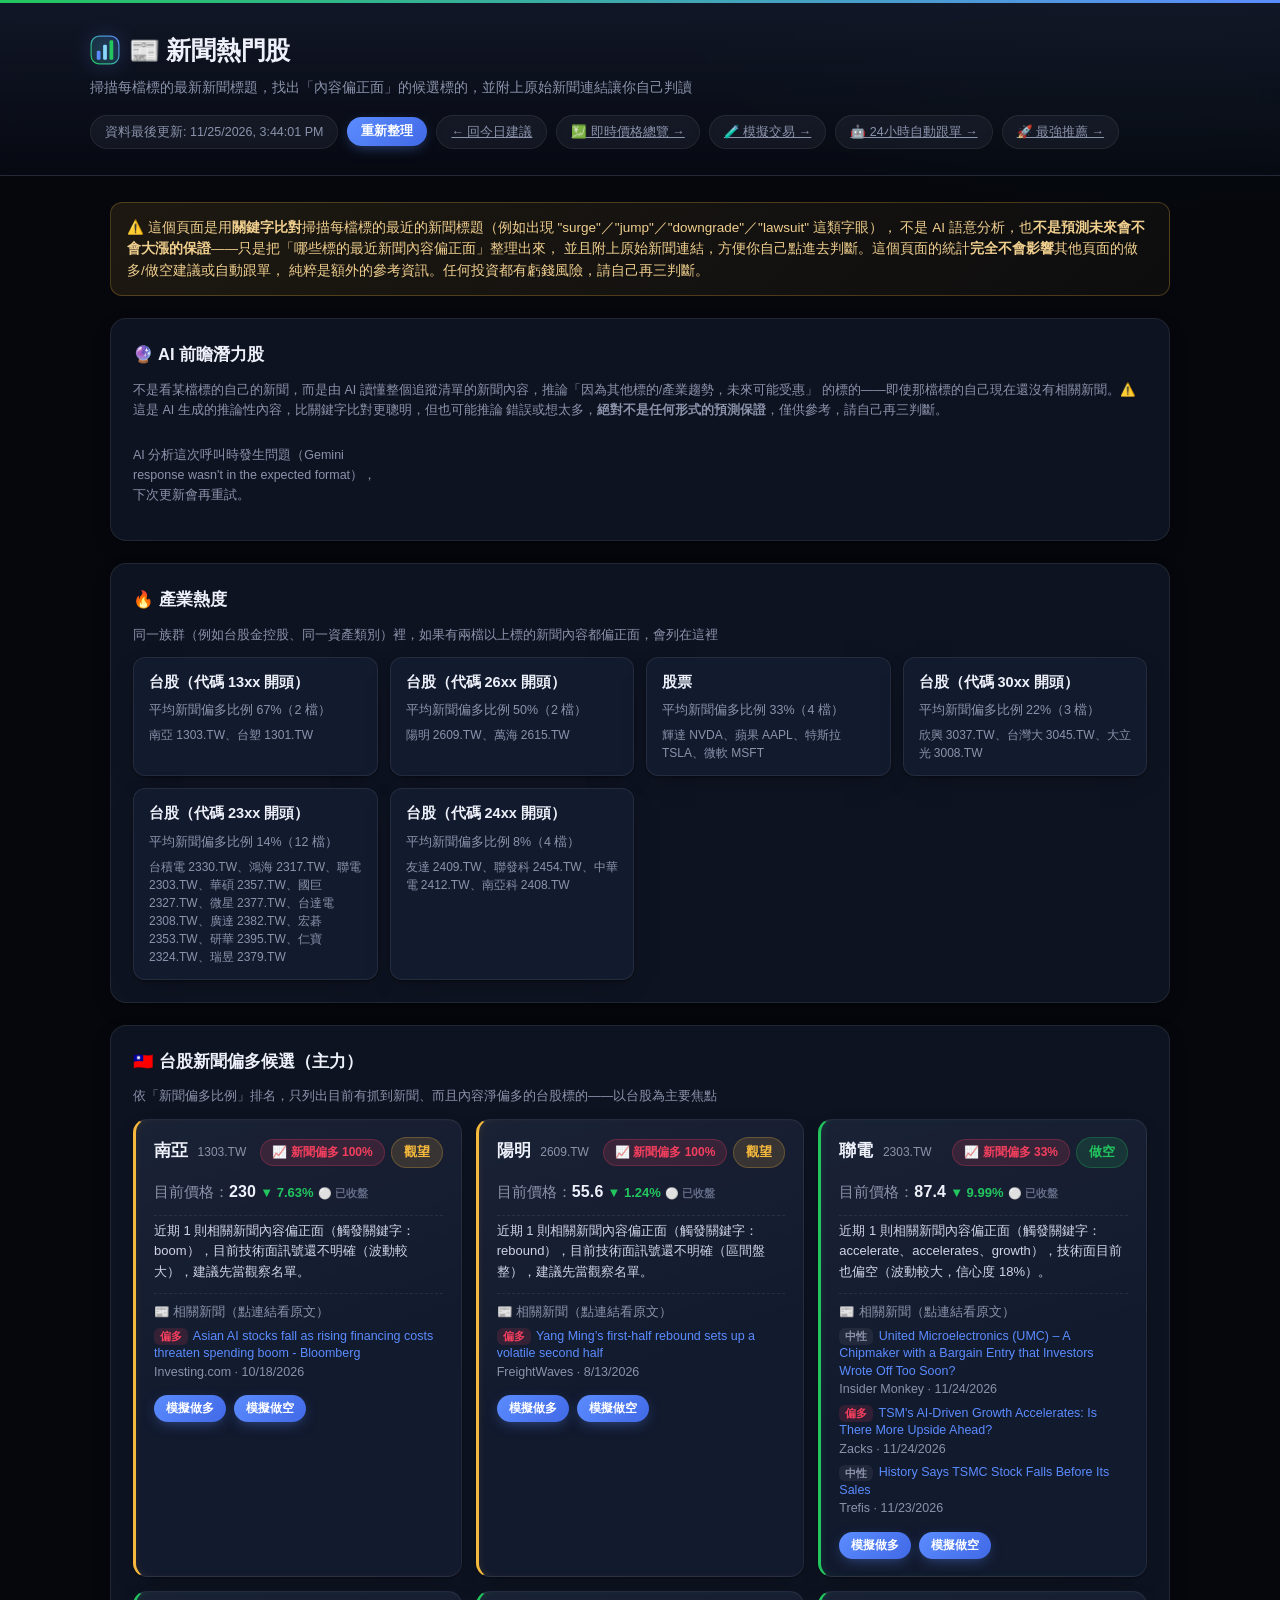
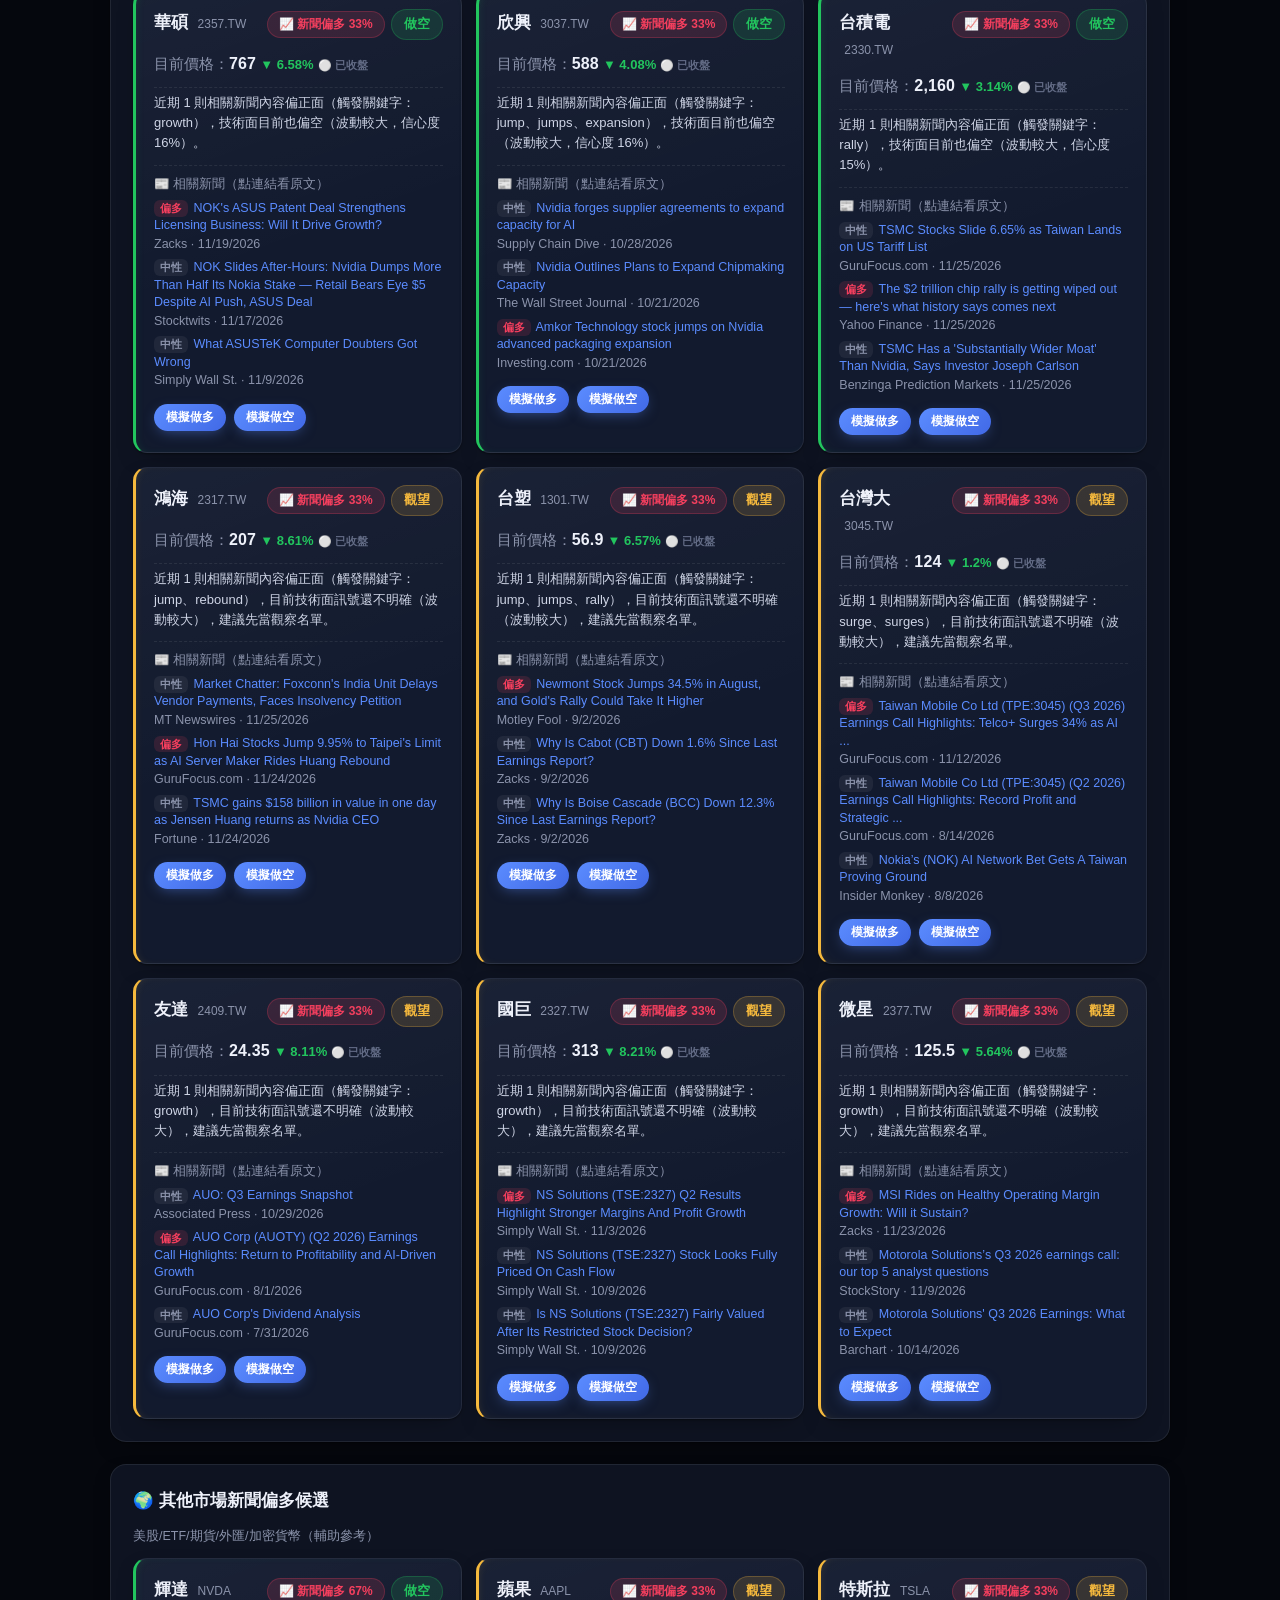
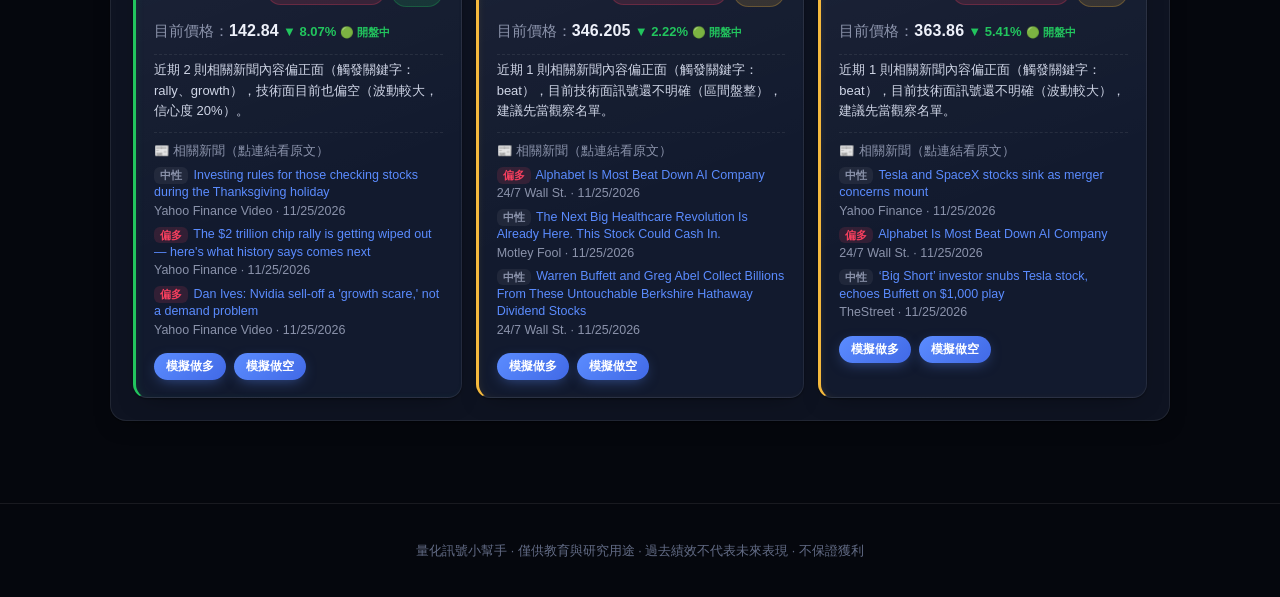
<file: docs/news-picks.html>
<!DOCTYPE html>
<html lang="zh-Hant">
<head>
<meta charset="UTF-8" />
<meta name="viewport" content="width=device-width, initial-scale=1.0" />
<title>新聞熱門股｜量化訊號小幫手</title>
<link rel="manifest" href="manifest.json" />
<link rel="icon" href="favicon.ico" sizes="any" />
<link rel="icon" href="icons/icon-192.png" type="image/png" sizes="192x192" />
<link rel="apple-touch-icon" href="icons/apple-touch-icon.png" />
<meta name="theme-color" content="#05070d" />
<meta name="apple-mobile-web-app-capable" content="yes" />
<meta name="apple-mobile-web-app-status-bar-style" content="black-translucent" />
<meta name="apple-mobile-web-app-title" content="量化訊號" />
<link rel="stylesheet" href="assets/style.css" />
</head>
<body>
  <div class="top-accent-bar"></div>
  <div id="app-splash" class="app-splash">
    <svg class="app-splash-logo" width="84" height="84" viewBox="0 0 40 40" aria-hidden="true">
      <defs>
        <linearGradient id="logoGrad-news-splash" x1="0" y1="1" x2="1" y2="0">
          <stop offset="0%" stop-color="#22c55e" />
          <stop offset="100%" stop-color="#5b8cff" />
        </linearGradient>
      </defs>
      <rect x="1.5" y="1.5" width="37" height="37" rx="11" fill="url(#logoGrad-news-splash)" opacity="0.16" />
      <rect x="1.5" y="1.5" width="37" height="37" rx="11" fill="none" stroke="url(#logoGrad-news-splash)" stroke-width="1.6" />
      <rect x="9" y="21" width="5" height="12" rx="1.6" fill="#5b8cff" />
      <rect x="17.5" y="13" width="5" height="20" rx="1.6" fill="#8bd8ff" />
      <rect x="26" y="7" width="5" height="26" rx="1.6" fill="#22c55e" />
    </svg>
    <div class="app-splash-title">量化訊號小幫手</div>
  </div>

  <header class="topbar">
    <div class="topbar-inner">
      <h1>
        <svg class="brand-logo" width="30" height="30" viewBox="0 0 40 40" aria-hidden="true">
          <defs>
            <linearGradient id="logoGrad-news-header" x1="0" y1="1" x2="1" y2="0">
              <stop offset="0%" stop-color="#22c55e" />
              <stop offset="100%" stop-color="#5b8cff" />
            </linearGradient>
          </defs>
          <rect x="1.5" y="1.5" width="37" height="37" rx="11" fill="url(#logoGrad-news-header)" opacity="0.16" />
          <rect x="1.5" y="1.5" width="37" height="37" rx="11" fill="none" stroke="url(#logoGrad-news-header)" stroke-width="1.6" />
          <rect x="9" y="21" width="5" height="12" rx="1.6" fill="#5b8cff" />
          <rect x="17.5" y="13" width="5" height="20" rx="1.6" fill="#8bd8ff" />
          <rect x="26" y="7" width="5" height="26" rx="1.6" fill="#22c55e" />
        </svg>
        📰 新聞熱門股</h1>
      <p class="subtitle">掃描每檔標的最新新聞標題，找出「內容偏正面」的候選標的，並附上原始新聞連結讓你自己判讀</p>
      <div class="meta-row">
        <span id="generated-at" class="pill">載入中...</span>
        <button id="refresh-btn" class="pill pill-btn">重新整理</button>
        <a href="index.html" class="pill">← 回今日建議</a>
        <a href="prices.html" class="pill">💹 即時價格總覽 →</a>
        <a href="paper.html" class="pill">🧪 模擬交易 →</a>
        <a href="auto-trade.html" class="pill">🤖 24小時自動跟單 →</a>
        <a href="top-picks.html" class="pill">🚀 最強推薦 →</a>
      </div>
    </div>
  </header>

  <main class="container">
    <section class="disclaimer">
      ⚠️ 這個頁面是用<b>關鍵字比對</b>掃描每檔標的最近的新聞標題（例如出現 "surge"／"jump"／"downgrade"／"lawsuit" 這類字眼），
      不是 AI 語意分析，也<b>不是預測未來會不會大漲的保證</b>——只是把「哪些標的最近新聞內容偏正面」整理出來，
      並且附上原始新聞連結，方便你自己點進去判斷。這個頁面的統計<b>完全不會影響</b>其他頁面的做多/做空建議或自動跟單，
      純粹是額外的參考資訊。任何投資都有虧錢風險，請自己再三判斷。
    </section>

    <section class="panel" id="forward-looking-panel" style="display:none">
      <h2>🔮 AI 前瞻潛力股</h2>
      <p class="footnote">
        不是看某檔標的自己的新聞，而是由 AI 讀懂整個追蹤清單的新聞內容，推論「因為其他標的/產業趨勢，未來可能受惠」
        的標的——即使那檔標的自己現在還沒有相關新聞。⚠️ 這是 AI 生成的推論性內容，比關鍵字比對更聰明，但也可能推論
        錯誤或想太多，<b>絕對不是任何形式的預測保證</b>，僅供參考，請自己再三判斷。
      </p>
      <div id="forward-looking-grid" class="news-heat-grid"></div>
    </section>

    <section class="panel" id="heat-panel" style="display:none">
      <h2>🔥 產業熱度</h2>
      <p class="footnote">同一族群（例如台股金控股、同一資產類別）裡，如果有兩檔以上標的新聞內容都偏正面，會列在這裡</p>
      <div id="news-heat-grid" class="news-heat-grid"></div>
    </section>

    <section class="panel">
      <h2>🇹🇼 台股新聞偏多候選（主力）</h2>
      <p class="footnote">依「新聞偏多比例」排名，只列出目前有抓到新聞、而且內容淨偏多的台股標的——以台股為主要焦點</p>
      <div id="news-picks-grid-tw" class="skeleton-grid">
        <div class="skeleton-card"></div>
        <div class="skeleton-card"></div>
        <div class="skeleton-card"></div>
      </div>
    </section>

    <section class="panel">
      <h2>🌍 其他市場新聞偏多候選</h2>
      <p class="footnote">美股/ETF/期貨/外匯/加密貨幣（輔助參考）</p>
      <div id="news-picks-grid-other" class="skeleton-grid">
        <div class="skeleton-card"></div>
        <div class="skeleton-card"></div>
      </div>
    </section>
  </main>

  <footer class="footer">
    <p>量化訊號小幫手 · 僅供教育與研究用途 · 過去績效不代表未來表現 · 不保證獲利</p>
  </footer>

  <script src="assets/common.js"></script>
  <script src="assets/paper.js"></script>
  <script src="assets/news-picks-page.js"></script>
</body>
</html>
</file>
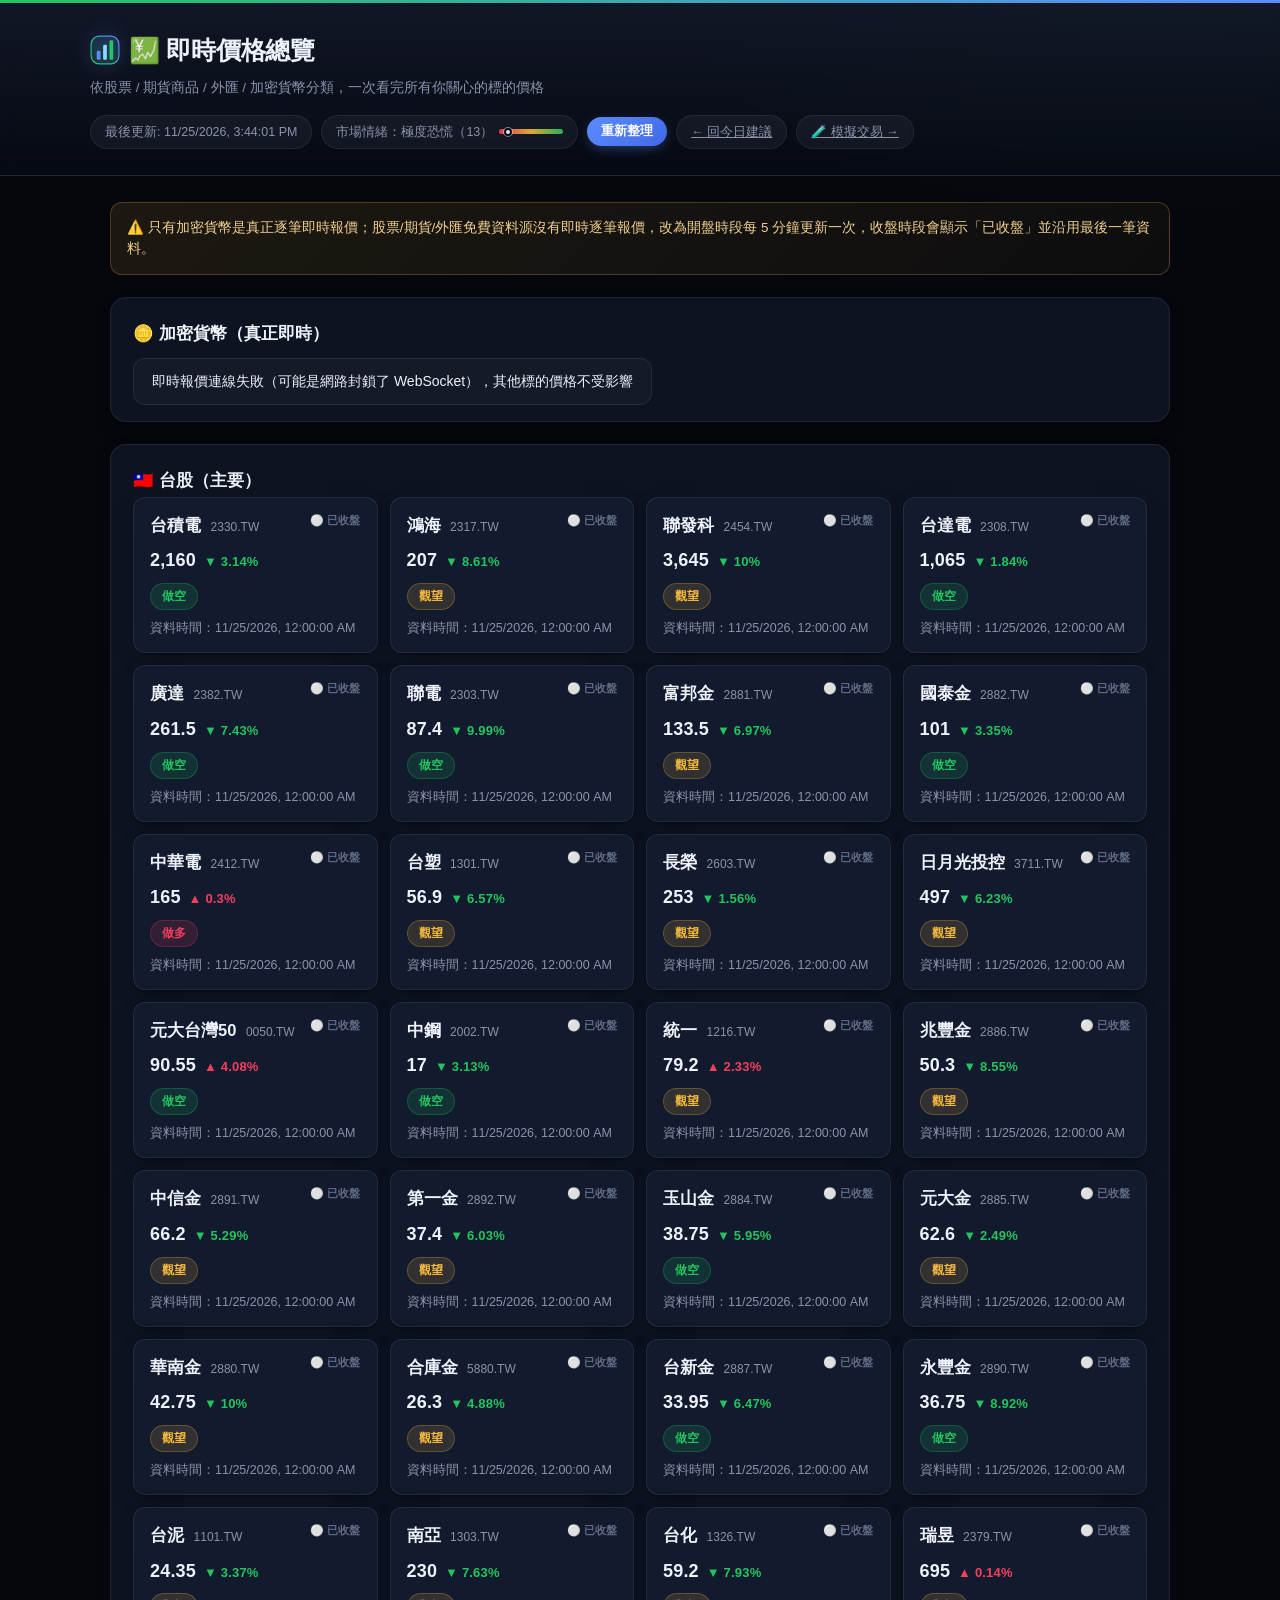
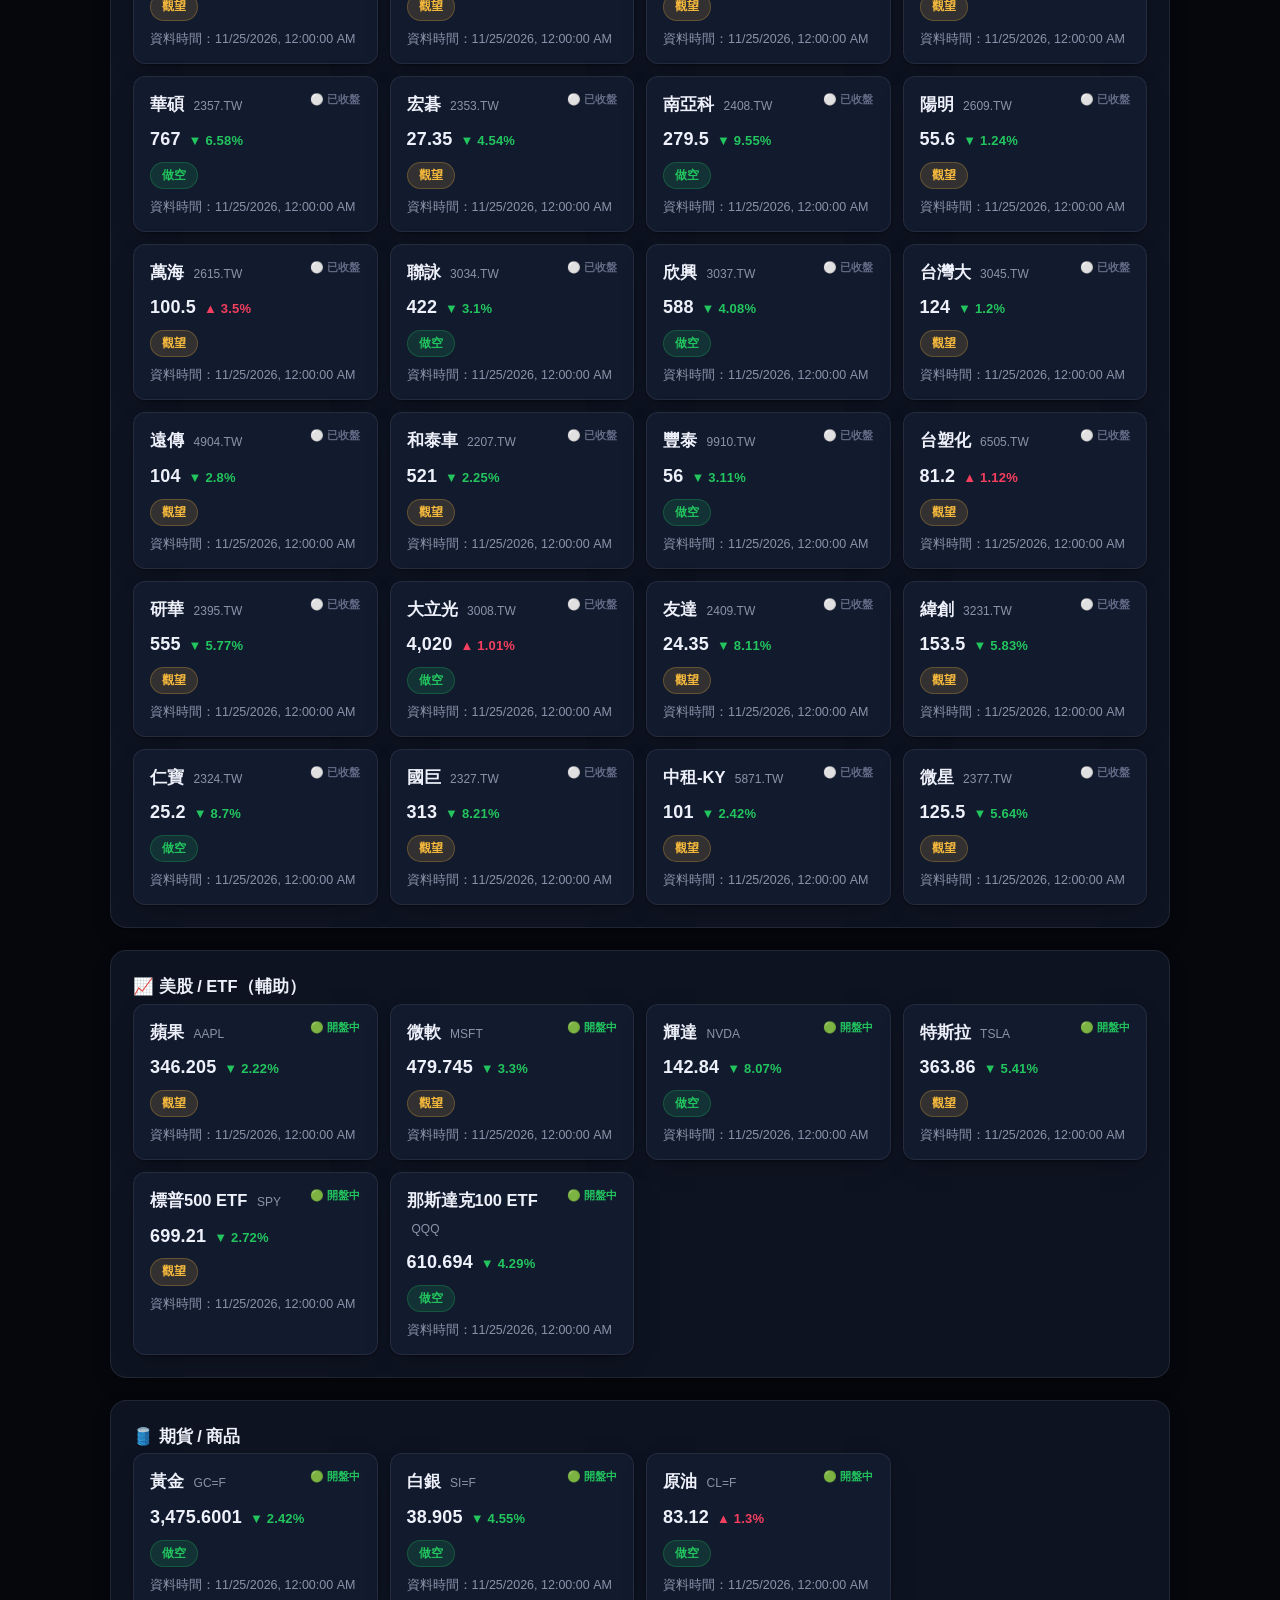
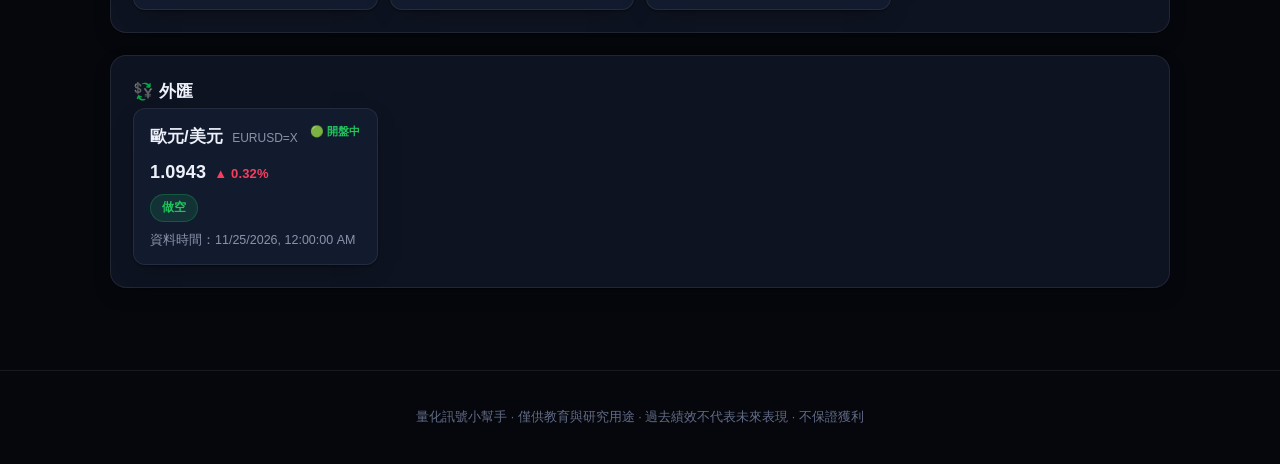
<file: docs/prices.html>
<!DOCTYPE html>
<html lang="zh-Hant">
<head>
<meta charset="UTF-8" />
<meta name="viewport" content="width=device-width, initial-scale=1.0" />
<title>即時價格總覽｜量化訊號小幫手</title>
<link rel="manifest" href="manifest.json" />
<link rel="icon" href="favicon.ico" sizes="any" />
<link rel="icon" href="icons/icon-192.png" type="image/png" sizes="192x192" />
<link rel="apple-touch-icon" href="icons/apple-touch-icon.png" />
<meta name="theme-color" content="#05070d" />
<meta name="apple-mobile-web-app-capable" content="yes" />
<meta name="apple-mobile-web-app-status-bar-style" content="black-translucent" />
<meta name="apple-mobile-web-app-title" content="量化訊號" />
<link rel="stylesheet" href="assets/style.css" />
</head>
<body>
  <div class="top-accent-bar"></div>
  <div id="app-splash" class="app-splash">
    <svg class="app-splash-logo" width="84" height="84" viewBox="0 0 40 40" aria-hidden="true">
      <defs>
        <linearGradient id="logoGrad-prc-splash" x1="0" y1="1" x2="1" y2="0">
          <stop offset="0%" stop-color="#22c55e" />
          <stop offset="100%" stop-color="#5b8cff" />
        </linearGradient>
      </defs>
      <rect x="1.5" y="1.5" width="37" height="37" rx="11" fill="url(#logoGrad-prc-splash)" opacity="0.16" />
      <rect x="1.5" y="1.5" width="37" height="37" rx="11" fill="none" stroke="url(#logoGrad-prc-splash)" stroke-width="1.6" />
      <rect x="9" y="21" width="5" height="12" rx="1.6" fill="#5b8cff" />
      <rect x="17.5" y="13" width="5" height="20" rx="1.6" fill="#8bd8ff" />
      <rect x="26" y="7" width="5" height="26" rx="1.6" fill="#22c55e" />
    </svg>
    <div class="app-splash-title">量化訊號小幫手</div>
  </div>

  <header class="topbar">
    <div class="topbar-inner">
      <h1>
        <svg class="brand-logo" width="30" height="30" viewBox="0 0 40 40" aria-hidden="true">
          <defs>
            <linearGradient id="logoGrad-prc-header" x1="0" y1="1" x2="1" y2="0">
              <stop offset="0%" stop-color="#22c55e" />
              <stop offset="100%" stop-color="#5b8cff" />
            </linearGradient>
          </defs>
          <rect x="1.5" y="1.5" width="37" height="37" rx="11" fill="url(#logoGrad-prc-header)" opacity="0.16" />
          <rect x="1.5" y="1.5" width="37" height="37" rx="11" fill="none" stroke="url(#logoGrad-prc-header)" stroke-width="1.6" />
          <rect x="9" y="21" width="5" height="12" rx="1.6" fill="#5b8cff" />
          <rect x="17.5" y="13" width="5" height="20" rx="1.6" fill="#8bd8ff" />
          <rect x="26" y="7" width="5" height="26" rx="1.6" fill="#22c55e" />
        </svg>
        💹 即時價格總覽</h1>
      <p class="subtitle">依股票 / 期貨商品 / 外匯 / 加密貨幣分類，一次看完所有你關心的標的價格</p>
      <div class="meta-row">
        <span id="generated-at" class="pill">載入中...</span>
        <span id="fear-greed" class="pill">市場情緒：--</span>
        <button id="refresh-btn" class="pill pill-btn">重新整理</button>
        <a href="index.html" class="pill">← 回今日建議</a>
        <a href="paper.html" class="pill">🧪 模擬交易 →</a>
      </div>
    </div>
  </header>

  <main class="container">
    <section class="disclaimer">
      ⚠️ 只有加密貨幣是真正逐筆即時報價；股票/期貨/外匯免費資料源沒有即時逐筆報價，改為開盤時段每 5 分鐘更新一次，收盤時段會顯示「已收盤」並沿用最後一筆資料。
    </section>

    <section class="panel live-panel">
      <h2>🪙 加密貨幣（真正即時）<span id="live-status" class="pulse-dot" style="display:none" title="即時連線中"></span></h2>
      <div id="live-crypto" class="live-price-row"></div>
    </section>

    <section class="panel">
      <h2>🇹🇼 台股（主要）<span id="live-status-tw" class="pulse-dot" style="display:none" title="TWSE 即時報價中"></span></h2>
      <div id="group-taiwan" class="price-grid">
        <div class="skeleton-card"></div>
        <div class="skeleton-card"></div>
      </div>
    </section>

    <section class="panel">
      <h2>📈 美股 / ETF（輔助）</h2>
      <div id="group-stocks" class="price-grid">
        <div class="skeleton-card"></div>
        <div class="skeleton-card"></div>
      </div>
    </section>

    <section class="panel">
      <h2>🛢️ 期貨 / 商品</h2>
      <div id="group-futures" class="price-grid">
        <div class="skeleton-card"></div>
      </div>
    </section>

    <section class="panel">
      <h2>💱 外匯</h2>
      <div id="group-forex" class="price-grid">
        <div class="skeleton-card"></div>
      </div>
    </section>
  </main>

  <footer class="footer">
    <p>量化訊號小幫手 · 僅供教育與研究用途 · 過去績效不代表未來表現 · 不保證獲利</p>
  </footer>

  <script src="assets/common.js"></script>
  <script src="assets/prices.js"></script>
</body>
</html>
</file>
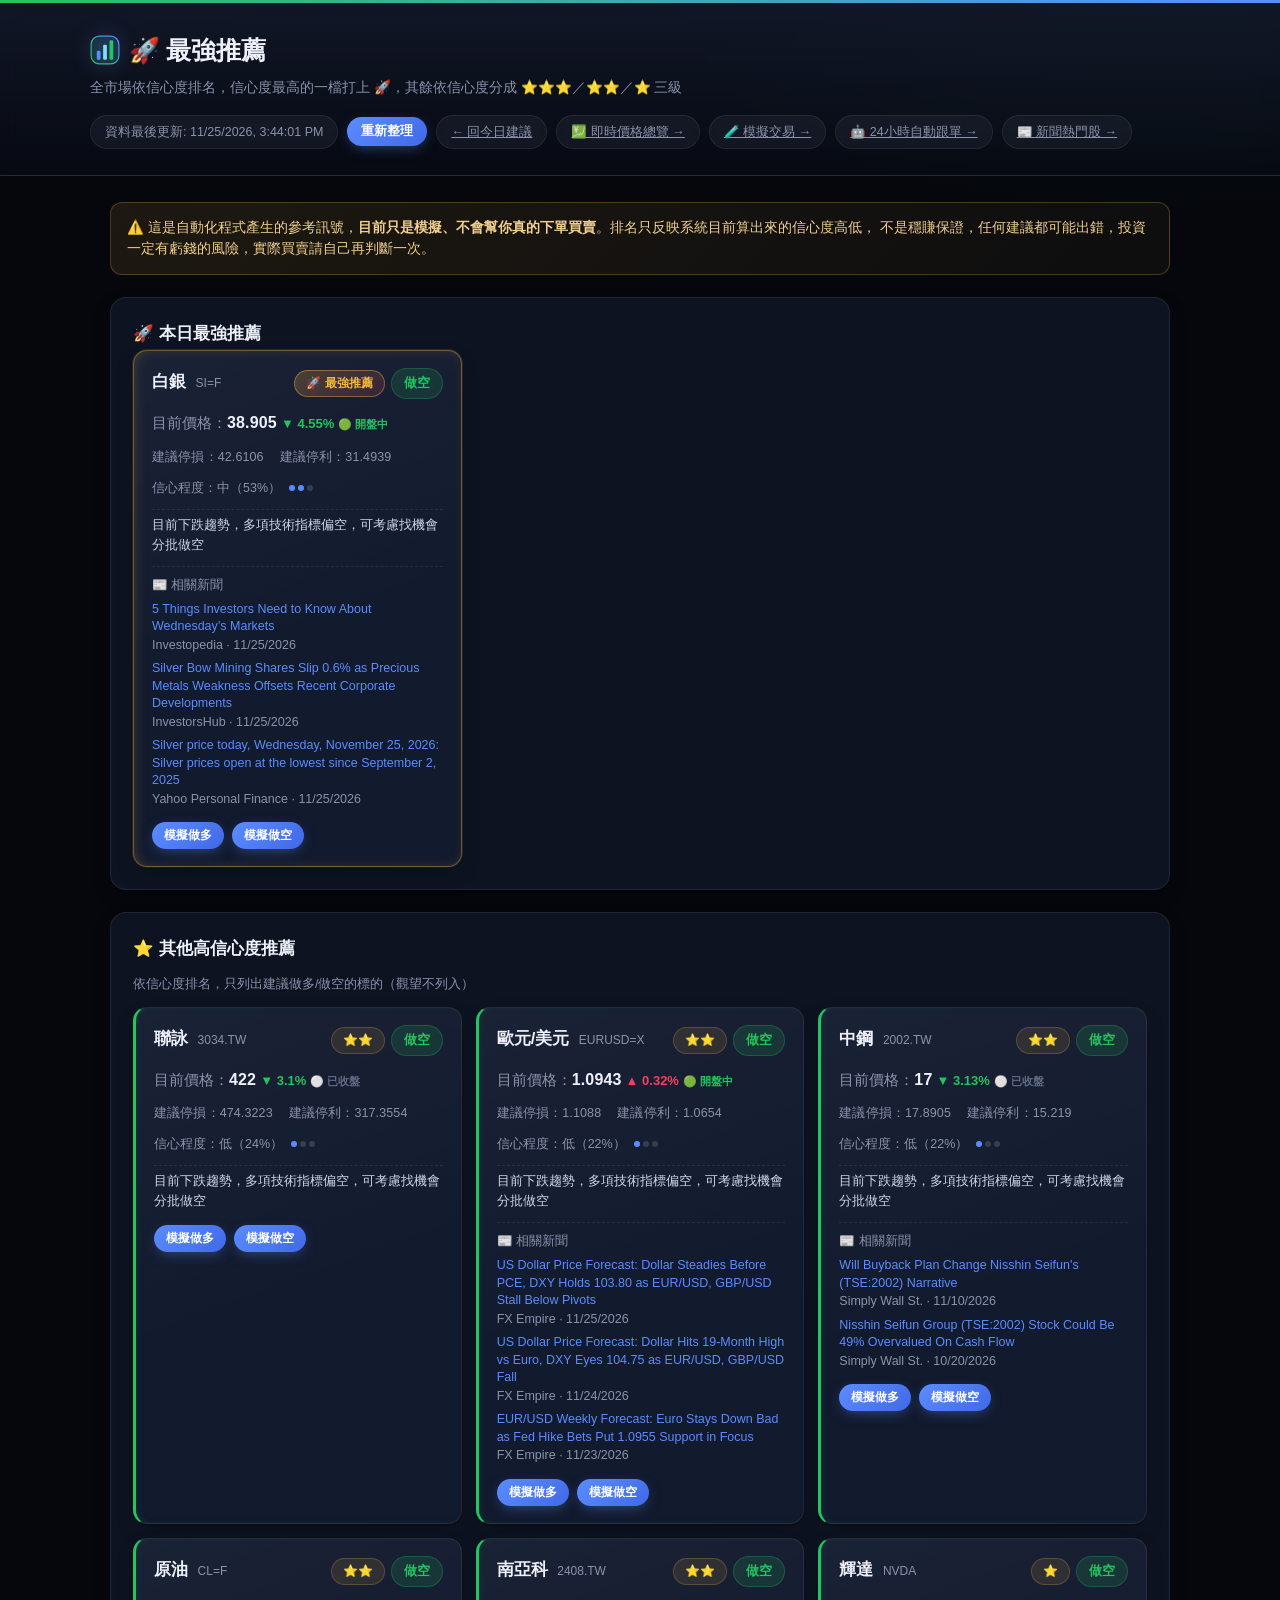
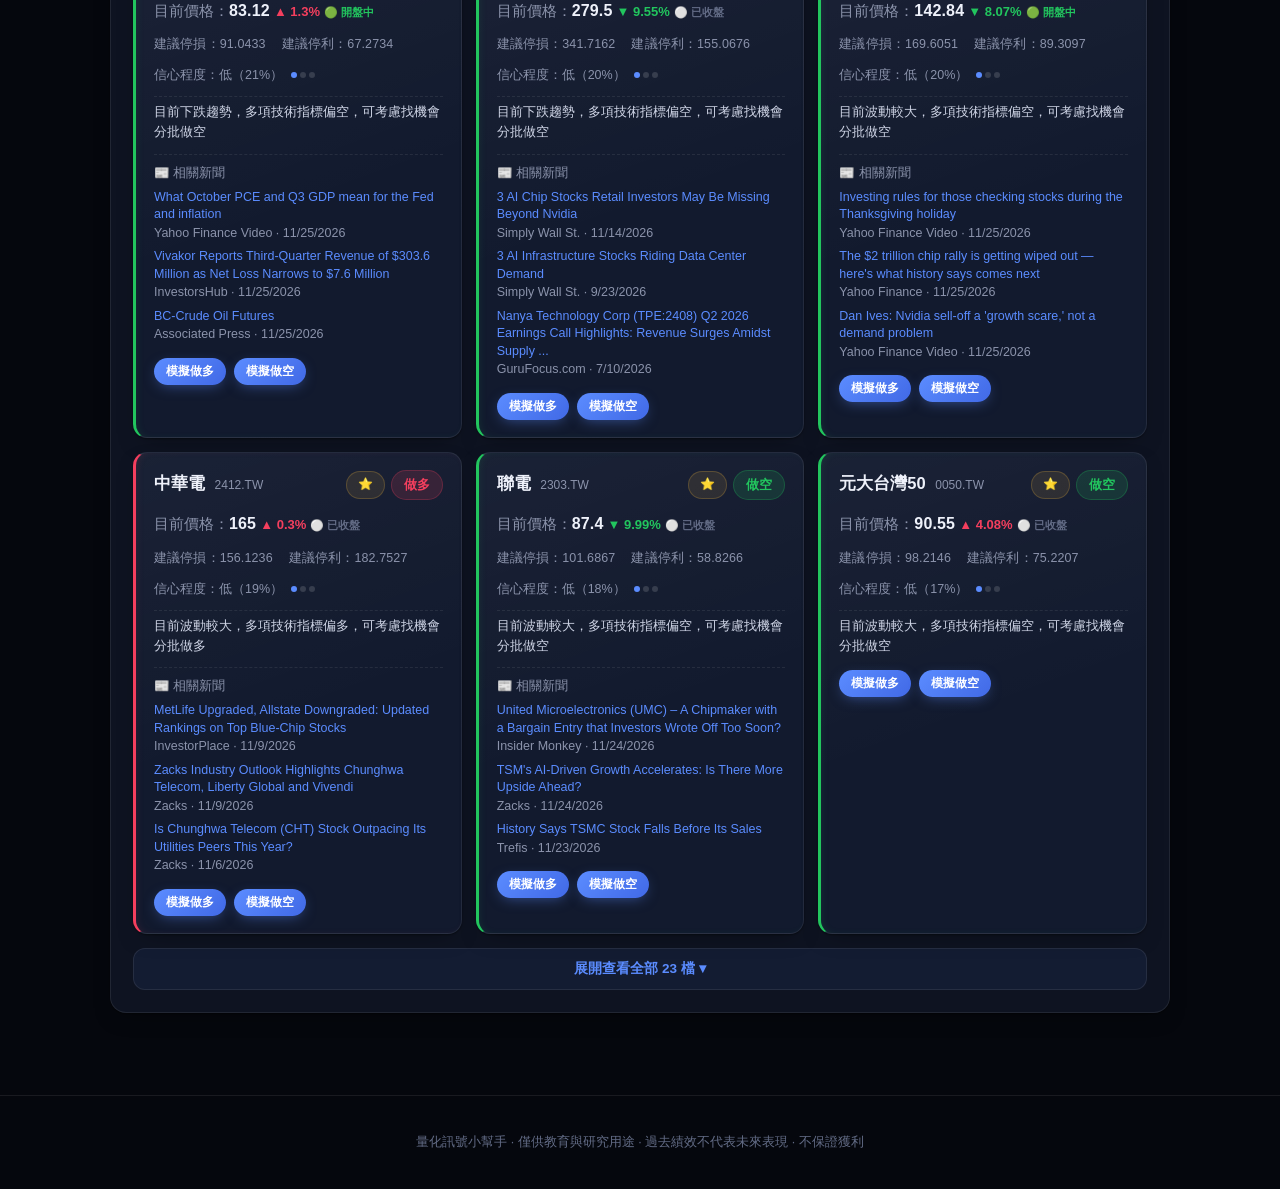
<file: docs/top-picks.html>
<!DOCTYPE html>
<html lang="zh-Hant">
<head>
<meta charset="UTF-8" />
<meta name="viewport" content="width=device-width, initial-scale=1.0" />
<title>最強推薦｜量化訊號小幫手</title>
<link rel="manifest" href="manifest.json" />
<link rel="icon" href="favicon.ico" sizes="any" />
<link rel="icon" href="icons/icon-192.png" type="image/png" sizes="192x192" />
<link rel="apple-touch-icon" href="icons/apple-touch-icon.png" />
<meta name="theme-color" content="#05070d" />
<meta name="apple-mobile-web-app-capable" content="yes" />
<meta name="apple-mobile-web-app-status-bar-style" content="black-translucent" />
<meta name="apple-mobile-web-app-title" content="量化訊號" />
<link rel="stylesheet" href="assets/style.css" />
</head>
<body>
  <div class="top-accent-bar"></div>
  <div id="app-splash" class="app-splash">
    <svg class="app-splash-logo" width="84" height="84" viewBox="0 0 40 40" aria-hidden="true">
      <defs>
        <linearGradient id="logoGrad-hot-splash" x1="0" y1="1" x2="1" y2="0">
          <stop offset="0%" stop-color="#22c55e" />
          <stop offset="100%" stop-color="#5b8cff" />
        </linearGradient>
      </defs>
      <rect x="1.5" y="1.5" width="37" height="37" rx="11" fill="url(#logoGrad-hot-splash)" opacity="0.16" />
      <rect x="1.5" y="1.5" width="37" height="37" rx="11" fill="none" stroke="url(#logoGrad-hot-splash)" stroke-width="1.6" />
      <rect x="9" y="21" width="5" height="12" rx="1.6" fill="#5b8cff" />
      <rect x="17.5" y="13" width="5" height="20" rx="1.6" fill="#8bd8ff" />
      <rect x="26" y="7" width="5" height="26" rx="1.6" fill="#22c55e" />
    </svg>
    <div class="app-splash-title">量化訊號小幫手</div>
  </div>

  <header class="topbar">
    <div class="topbar-inner">
      <h1>
        <svg class="brand-logo" width="30" height="30" viewBox="0 0 40 40" aria-hidden="true">
          <defs>
            <linearGradient id="logoGrad-hot-header" x1="0" y1="1" x2="1" y2="0">
              <stop offset="0%" stop-color="#22c55e" />
              <stop offset="100%" stop-color="#5b8cff" />
            </linearGradient>
          </defs>
          <rect x="1.5" y="1.5" width="37" height="37" rx="11" fill="url(#logoGrad-hot-header)" opacity="0.16" />
          <rect x="1.5" y="1.5" width="37" height="37" rx="11" fill="none" stroke="url(#logoGrad-hot-header)" stroke-width="1.6" />
          <rect x="9" y="21" width="5" height="12" rx="1.6" fill="#5b8cff" />
          <rect x="17.5" y="13" width="5" height="20" rx="1.6" fill="#8bd8ff" />
          <rect x="26" y="7" width="5" height="26" rx="1.6" fill="#22c55e" />
        </svg>
        🚀 最強推薦</h1>
      <p class="subtitle">全市場依信心度排名，信心度最高的一檔打上 🚀，其餘依信心度分成 ⭐⭐⭐／⭐⭐／⭐ 三級</p>
      <div class="meta-row">
        <span id="generated-at" class="pill">載入中...</span>
        <button id="refresh-btn" class="pill pill-btn">重新整理</button>
        <a href="index.html" class="pill">← 回今日建議</a>
        <a href="prices.html" class="pill">💹 即時價格總覽 →</a>
        <a href="paper.html" class="pill">🧪 模擬交易 →</a>
        <a href="auto-trade.html" class="pill">🤖 24小時自動跟單 →</a>
        <a href="news-picks.html" class="pill">📰 新聞熱門股 →</a>
      </div>
    </div>
  </header>

  <main class="container">
    <section class="disclaimer">
      ⚠️ 這是自動化程式產生的參考訊號，<b>目前只是模擬、不會幫你真的下單買賣</b>。排名只反映系統目前算出來的信心度高低，
      不是穩賺保證，任何建議都可能出錯，投資一定有虧錢的風險，實際買賣請自己再判斷一次。
    </section>

    <section class="panel" id="hero-panel" style="display:none">
      <h2>🚀 本日最強推薦</h2>
      <div id="hero-pick" class="pick-grid"></div>
    </section>

    <section class="panel">
      <h2>⭐ 其他高信心度推薦</h2>
      <p class="footnote">依信心度排名，只列出建議做多/做空的標的（觀望不列入）</p>
      <div id="hot-picks-grid" class="skeleton-grid">
        <div class="skeleton-card"></div>
        <div class="skeleton-card"></div>
        <div class="skeleton-card"></div>
      </div>
    </section>
  </main>

  <footer class="footer">
    <p>量化訊號小幫手 · 僅供教育與研究用途 · 過去績效不代表未來表現 · 不保證獲利</p>
  </footer>

  <script src="assets/common.js"></script>
  <script src="assets/paper.js"></script>
  <script src="assets/top-picks-page.js"></script>
</body>
</html>
</file>
<file: docs/assets/style.css>
:root {
  --bg: #05070d;
  --bg-soft: #0a0e1a;
  --panel: rgba(19, 25, 42, 0.72);
  --panel-solid: #121a2e;
  --border: rgba(255, 255, 255, 0.08);
  --border-strong: rgba(255, 255, 255, 0.14);
  --text: #eef1fa;
  --muted: #8b93ab;
  --muted-dim: #626b85;
  --green: #22c55e;
  --green-glow: rgba(34, 197, 94, 0.35);
  --red: #f43f5e;
  --red-glow: rgba(244, 63, 94, 0.35);
  --yellow: #f5b93d;
  --yellow-glow: rgba(245, 185, 61, 0.3);
  --accent: #5b8cff;
  --accent-soft: rgba(91, 140, 255, 0.14);
  --radius: 16px;
  --shadow-card: 0 1px 2px rgba(0, 0, 0, 0.4), 0 8px 24px -12px rgba(0, 0, 0, 0.55);
}

* { box-sizing: border-box; }

body {
  margin: 0;
  background:
    radial-gradient(1200px 500px at 15% -10%, rgba(91, 140, 255, 0.08), transparent 60%),
    radial-gradient(900px 400px at 90% 0%, rgba(34, 197, 94, 0.05), transparent 55%),
    var(--bg);
  color: var(--text);
  font-family: -apple-system, "Segoe UI", "PingFang TC", "Noto Sans TC", sans-serif;
  line-height: 1.6;
  -webkit-font-smoothing: antialiased;
}

.num { font-variant-numeric: tabular-nums; letter-spacing: 0.01em; }

/* -------------------------------------------------------------- top accent --- */
.top-accent-bar {
  position: fixed; top: 0; left: 0; right: 0; height: 3px; z-index: 1000;
  background: linear-gradient(90deg, var(--green), var(--accent), #8b5cf6, var(--green));
  background-size: 300% 100%;
  animation: accentShift 6s linear infinite;
}
@keyframes accentShift {
  0% { background-position: 0% 0; }
  100% { background-position: 300% 0; }
}

/* ------------------------------------------------------------------ brand --- */
.brand-logo { flex-shrink: 0; display: block; filter: drop-shadow(0 0 10px rgba(91, 140, 255, 0.45)); animation: brandGlow 3.2s ease-in-out infinite; }
@keyframes brandGlow {
  0%, 100% { filter: drop-shadow(0 0 8px rgba(91, 140, 255, 0.4)); }
  50% { filter: drop-shadow(0 0 16px rgba(34, 197, 94, 0.55)); }
}

/* --------------------------------------------------------------- splash --- */
.app-splash {
  position: fixed; inset: 0; z-index: 2000;
  display: flex; flex-direction: column; align-items: center; justify-content: center; gap: 16px;
  background:
    radial-gradient(900px 500px at 50% 42%, rgba(91, 140, 255, 0.14), transparent 60%),
    var(--bg);
  animation: splashFadeOut 0.5s ease 1.1s forwards;
}
.app-splash-logo {
  animation: splashLogoIn 0.65s cubic-bezier(0.34, 1.56, 0.64, 1) both,
             brandGlow 3.2s ease-in-out 0.65s infinite;
}
.app-splash-title {
  font-size: 14.5px; font-weight: 700; letter-spacing: 0.03em; color: var(--muted);
  opacity: 0; animation: splashTextIn 0.5s ease 0.3s forwards;
}
@keyframes splashLogoIn {
  0% { transform: scale(0.25) rotate(-10deg); opacity: 0; }
  65% { transform: scale(1.1) rotate(3deg); opacity: 1; }
  100% { transform: scale(1) rotate(0deg); opacity: 1; }
}
@keyframes splashTextIn {
  from { opacity: 0; transform: translateY(6px); }
  to { opacity: 1; transform: translateY(0); }
}
@keyframes splashFadeOut {
  to { opacity: 0; visibility: hidden; pointer-events: none; }
}

/* ------------------------------------------------------ section entrance --- */
.container > * { animation: sectionIn 0.55s ease both; }
.container > *:nth-child(1) { animation-delay: 0.05s; }
.container > *:nth-child(2) { animation-delay: 0.1s; }
.container > *:nth-child(3) { animation-delay: 0.15s; }
.container > *:nth-child(4) { animation-delay: 0.2s; }
.container > *:nth-child(5) { animation-delay: 0.25s; }
.container > *:nth-child(n+6) { animation-delay: 0.3s; }
@keyframes sectionIn {
  from { opacity: 0; transform: translateY(12px); }
  to { opacity: 1; transform: translateY(0); }
}

.topbar {
  background: linear-gradient(180deg, rgba(19, 25, 42, 0.9), rgba(10, 14, 26, 0.4));
  border-bottom: 1px solid var(--border);
  padding: 30px 20px 26px;
  backdrop-filter: blur(12px);
}
.topbar-inner { max-width: 1100px; margin: 0 auto; }
.topbar h1 {
  margin: 0 0 7px; font-size: 25px; font-weight: 800; letter-spacing: -0.01em;
  display: flex; align-items: center; gap: 9px;
}
.subtitle { color: var(--muted); margin: 0 0 16px; font-size: 13.5px; }

.meta-row { display: flex; gap: 9px; flex-wrap: wrap; align-items: center; }
.pill {
  background: rgba(255, 255, 255, 0.04); border: 1px solid var(--border); border-radius: 999px;
  padding: 6px 14px; font-size: 12.5px; color: var(--muted);
  backdrop-filter: blur(6px);
  display: inline-flex; align-items: center; gap: 6px;
}
.pill-btn {
  cursor: pointer; color: #fff; background: linear-gradient(135deg, var(--accent), #4169e6);
  border: none; font-weight: 600; box-shadow: 0 4px 14px -4px rgba(91, 140, 255, 0.5);
  transition: transform 0.15s ease, box-shadow 0.15s ease;
}
.pill-btn:hover { transform: translateY(-1px); box-shadow: 0 6px 18px -4px rgba(91, 140, 255, 0.65); }
.pill-btn:active { transform: translateY(0); }
.pill-btn.danger { background: linear-gradient(135deg, var(--red), #b91c3c); box-shadow: 0 4px 14px -4px rgba(244, 63, 94, 0.5); }
.pill-btn.danger:hover { box-shadow: 0 6px 18px -4px rgba(244, 63, 94, 0.65); }

.pulse-dot {
  width: 7px; height: 7px; border-radius: 50%; background: var(--green); flex-shrink: 0;
  box-shadow: 0 0 0 0 var(--green-glow);
  animation: pulseDot 2s ease-out infinite;
}
@keyframes pulseDot {
  0%   { box-shadow: 0 0 0 0 var(--green-glow); }
  70%  { box-shadow: 0 0 0 6px rgba(34, 197, 94, 0); }
  100% { box-shadow: 0 0 0 0 rgba(34, 197, 94, 0); }
}

.container { max-width: 1100px; margin: 0 auto; padding: 26px 20px 60px; }

.disclaimer {
  background: linear-gradient(135deg, rgba(245, 185, 61, 0.1), rgba(245, 185, 61, 0.04));
  border: 1px solid rgba(245, 185, 61, 0.25); color: #f0cf8f;
  padding: 14px 16px; border-radius: 12px; font-size: 13.5px; margin-bottom: 22px;
}

.cards { display: grid; grid-template-columns: repeat(auto-fit, minmax(160px, 1fr)); gap: 12px; margin-bottom: 24px; }
.card {
  background: var(--panel); border: 1px solid var(--border); border-radius: var(--radius); padding: 16px 18px;
  box-shadow: var(--shadow-card); backdrop-filter: blur(10px);
  transition: transform 0.18s ease, border-color 0.18s ease;
}
.card:hover { transform: translateY(-2px); border-color: var(--border-strong); }
.card .label { color: var(--muted); font-size: 12px; margin-bottom: 7px; letter-spacing: 0.01em; }
.card .value { font-size: 23px; font-weight: 800; }
.card-primary {
  grid-column: 1 / -1;
  background: linear-gradient(135deg, rgba(91, 140, 255, 0.1), rgba(91, 140, 255, 0.02));
  border-color: var(--border-strong);
}
.card-primary .label { font-size: 13px; }
.card-primary .value { font-size: 32px; }

.paper-leaderboard { display: grid; grid-template-columns: repeat(auto-fit, minmax(220px, 1fr)); gap: 16px; }
.paper-leaderboard-col .footnote { margin-bottom: 6px; font-weight: 600; }
.paper-leaderboard-list { list-style: none; margin: 0; padding: 0; display: flex; flex-direction: column; gap: 6px; }
.paper-leaderboard-list li {
  display: flex; justify-content: space-between; gap: 10px;
  padding: 8px 12px; background: rgba(255, 255, 255, 0.03); border: 1px solid var(--border); border-radius: 10px;
  font-size: 13.5px;
}

.paper-history-controls { display: flex; align-items: center; gap: 10px; flex-wrap: wrap; margin-bottom: 8px; }
.select-input {
  background: rgba(255, 255, 255, 0.04); border: 1px solid var(--border); border-radius: 999px;
  padding: 8px 14px; font-size: 13px; color: var(--text);
}
.select-input:focus { outline: none; border-color: var(--accent); box-shadow: 0 0 0 3px var(--accent-soft); }

tr.paper-row-win td { background: rgba(244, 63, 94, 0.06); }
tr.paper-row-loss td { background: rgba(34, 197, 94, 0.06); }

.paper-modal-overlay {
  display: none; position: fixed; inset: 0; z-index: 1000;
  background: rgba(5, 7, 13, 0.72); backdrop-filter: blur(3px);
  align-items: center; justify-content: center; padding: 20px;
}
.paper-modal {
  background: var(--panel-solid); border: 1px solid var(--border-strong); border-radius: var(--radius);
  box-shadow: var(--shadow-card); padding: 22px; max-width: 360px; width: 100%;
}
.paper-modal-title { font-size: 16px; font-weight: 700; margin-bottom: 12px; }
.paper-modal-body { margin-bottom: 18px; }
.paper-modal-qty-row { display: flex; align-items: center; gap: 8px; margin: 10px 0 6px; }
.paper-modal-qty-row input {
  flex: 1; min-width: 0; text-align: center; background: rgba(255, 255, 255, 0.04); border: 1px solid var(--border);
  border-radius: 10px; padding: 8px; font-size: 15px; color: var(--text);
}
.paper-modal-stops-row { display: flex; gap: 10px; margin: 6px 0 4px; }
.paper-modal-stops-row label {
  flex: 1; min-width: 0; display: flex; flex-direction: column; gap: 4px; font-size: 12px; color: var(--muted);
}
.paper-modal-stops-row input {
  width: 100%; min-width: 0; background: rgba(255, 255, 255, 0.04); border: 1px solid var(--border);
  border-radius: 10px; padding: 8px; font-size: 14px; color: var(--text);
}
.paper-modal-actions { display: flex; justify-content: flex-end; gap: 10px; }

.panel {
  background: var(--panel); border: 1px solid var(--border); border-radius: var(--radius);
  padding: 22px; margin-bottom: 22px; box-shadow: var(--shadow-card); backdrop-filter: blur(10px);
}
.panel h2 {
  margin: 0 0 4px; font-size: 16.5px; font-weight: 700;
  display: flex; align-items: center; gap: 8px; flex-wrap: wrap;
}

.table-wrap { overflow-x: auto; }
table { width: 100%; border-collapse: collapse; font-size: 13.5px; }
th, td { padding: 11px 12px; text-align: left; border-bottom: 1px solid var(--border); white-space: nowrap; }
th { color: var(--muted); font-weight: 600; font-size: 12px; text-transform: uppercase; letter-spacing: 0.04em; }
tr { transition: background 0.12s ease; }
tr:hover td { background: rgba(255, 255, 255, 0.025); }

.badge {
  padding: 4px 12px; border-radius: 999px; font-weight: 700; font-size: 12px;
  display: inline-flex; align-items: center; gap: 4px;
}
.badge-buy { background: rgba(244, 63, 94, 0.14); color: var(--red); box-shadow: inset 0 0 0 1px rgba(244, 63, 94, 0.25); }
.badge-sell { background: rgba(34, 197, 94, 0.14); color: var(--green); box-shadow: inset 0 0 0 1px rgba(34, 197, 94, 0.25); }
.badge-hold { background: rgba(245, 185, 61, 0.14); color: var(--yellow); box-shadow: inset 0 0 0 1px rgba(245, 185, 61, 0.25); }

.arch-list { padding-left: 20px; font-size: 14px; }
.arch-list li { margin-bottom: 8px; }
.footnote { color: var(--muted); font-size: 12.5px; }

.footer { text-align: center; color: var(--muted-dim); font-size: 12.5px; padding: 24px; border-top: 1px solid var(--border); }

.reasons { color: var(--muted); font-size: 12.5px; max-width: 320px; white-space: normal; }

/* ------------------------------------------------------------ live prices --- */
.live-panel { padding-bottom: 16px; }
.live-panel h2 .footnote { font-weight: 400; margin-left: 2px; }
.live-price-row { display: flex; gap: 12px; flex-wrap: wrap; margin-top: 12px; }
.live-price-item {
  display: flex; align-items: baseline; gap: 9px;
  background: rgba(255, 255, 255, 0.03); border: 1px solid var(--border); border-radius: 12px;
  padding: 11px 18px; font-size: 14px; transition: background-color 0.35s ease;
}
.live-symbol { color: var(--muted); font-weight: 600; font-size: 13px; }
.live-value { font-size: 19px; font-weight: 800; }
.live-change { font-weight: 700; font-size: 13px; }
.live-up { color: var(--red); }
.live-down { color: var(--green); }

.live-flash-up { animation: flashUp 0.7s ease; }
.live-flash-down { animation: flashDown 0.7s ease; }
@keyframes flashUp {
  0% { background-color: rgba(244, 63, 94, 0.28); }
  100% { background-color: rgba(255, 255, 255, 0.03); }
}
@keyframes flashDown {
  0% { background-color: rgba(34, 197, 94, 0.28); }
  100% { background-color: rgba(255, 255, 255, 0.03); }
}

/* ------------------------------------------------------------- pick cards --- */
.pick-grid { display: grid; grid-template-columns: repeat(auto-fill, minmax(262px, 1fr)); gap: 14px; margin-top: 4px; }
.pick-card {
  position: relative; overflow: hidden;
  background: linear-gradient(160deg, rgba(255, 255, 255, 0.035), rgba(255, 255, 255, 0) 55%), var(--panel-solid);
  border: 1px solid var(--border); border-left: 3px solid var(--border);
  border-radius: 14px; padding: 17px 18px; display: flex; flex-direction: column; gap: 11px;
  box-shadow: var(--shadow-card);
  animation: cardIn 0.4s ease both;
  transition: transform 0.18s ease, box-shadow 0.18s ease, border-color 0.18s ease;
}
.pick-card:hover { transform: translateY(-3px); box-shadow: 0 4px 8px rgba(0, 0, 0, 0.4), 0 16px 32px -14px rgba(0, 0, 0, 0.65); }
.pick-card[hidden] { display: none; }

.pick-grid-toggle {
  grid-column: 1 / -1;
  cursor: pointer; color: var(--accent); background: rgba(91, 140, 255, 0.08);
  border: 1px solid var(--border); border-radius: 12px; padding: 11px; font-size: 13.5px; font-weight: 600;
  transition: background 0.15s ease, transform 0.15s ease;
}
.pick-grid-toggle:hover { background: rgba(91, 140, 255, 0.16); transform: translateY(-1px); }

@keyframes cardIn {
  from { opacity: 0; transform: translateY(8px); }
  to   { opacity: 1; transform: translateY(0); }
}

.badge-buy-card { border-left-color: var(--red); box-shadow: var(--shadow-card), inset 3px 0 12px -8px var(--red-glow); }
.badge-sell-card { border-left-color: var(--green); box-shadow: var(--shadow-card), inset 3px 0 12px -8px var(--green-glow); }
.badge-hold-card { border-left-color: var(--yellow); box-shadow: var(--shadow-card), inset 3px 0 12px -8px var(--yellow-glow); }

.pick-head { display: flex; justify-content: space-between; align-items: flex-start; gap: 8px; }
.pick-name { font-size: 16.5px; font-weight: 800; }
.pick-symbol { color: var(--muted); font-size: 12px; font-weight: 500; margin-left: 5px; }
.pick-action { font-size: 13px; padding: 5px 13px; flex-shrink: 0; }
.pick-head-badges { display: flex; align-items: center; gap: 6px; flex-shrink: 0; }
.badge-new {
  background: var(--accent-soft); color: var(--accent); box-shadow: inset 0 0 0 1px rgba(91, 140, 255, 0.3);
  font-size: 11px; padding: 3px 9px; animation: newBadgePulse 1.6s ease-in-out infinite;
}
@keyframes newBadgePulse {
  0%, 100% { opacity: 1; } 50% { opacity: 0.55; }
}

.badge-rocket {
  background: linear-gradient(135deg, rgba(245, 185, 61, 0.22), rgba(244, 63, 94, 0.14));
  color: var(--yellow); box-shadow: inset 0 0 0 1px rgba(245, 185, 61, 0.4);
  font-size: 12px; font-weight: 800;
}
.badge-star { background: rgba(245, 185, 61, 0.1); color: var(--yellow); box-shadow: inset 0 0 0 1px rgba(245, 185, 61, 0.22); }

.pick-card-hero {
  border: 1px solid rgba(245, 185, 61, 0.4);
  box-shadow: var(--shadow-card), 0 0 0 1px rgba(245, 185, 61, 0.15), inset 3px 0 16px -6px rgba(245, 185, 61, 0.3);
}

.pick-price { font-size: 14.5px; color: var(--muted); }
.pick-price b { color: var(--text); font-size: 16px; }
.pick-levels { display: flex; gap: 16px; flex-wrap: wrap; font-size: 12.5px; color: var(--muted); }
.pick-levels span { display: inline-flex; align-items: baseline; gap: 4px; }

.confidence-row { display: flex; align-items: center; gap: 8px; font-size: 12.5px; color: var(--muted); }
.confidence-dots { display: inline-flex; gap: 3px; }
.confidence-dots span { width: 6px; height: 6px; border-radius: 50%; background: var(--border-strong); }
.confidence-dots span.filled { background: var(--accent); }

/* --------------------------------------------------------- price overview --- */
.price-grid { display: grid; grid-template-columns: repeat(auto-fill, minmax(220px, 1fr)); gap: 12px; margin-top: 4px; }
.price-card {
  background: var(--panel-solid); border: 1px solid var(--border); border-radius: 12px;
  padding: 14px 16px; display: flex; flex-direction: column; gap: 8px;
  box-shadow: var(--shadow-card); transition: transform 0.15s ease;
}
.price-card:hover { transform: translateY(-2px); }
.price-card[hidden] { display: none; }
.price-card-head { display: flex; justify-content: space-between; align-items: flex-start; gap: 6px; }
.price-card-value { font-size: 18px; font-weight: 800; display: flex; align-items: baseline; gap: 8px; flex-wrap: wrap; }
.price-card-meta { display: flex; justify-content: space-between; align-items: center; gap: 8px; flex-wrap: wrap; }
.pick-trade-actions-row { display: flex; gap: 8px; flex-wrap: wrap; }

.market-status { font-size: 11px; font-weight: 600; white-space: nowrap; }
.market-open { color: var(--green); }
.market-closed { color: var(--muted-dim); }

.pick-reason { font-size: 13px; line-height: 1.55; padding-top: 5px; border-top: 1px dashed var(--border); color: #cfd5e6; }

.pick-indicators { line-height: 1.6; }

.news-tone-badge {
  display: inline-block; font-size: 10.5px; font-weight: 700; padding: 1px 6px; border-radius: 6px;
  vertical-align: middle; margin-right: 2px;
}
.news-tone-bullish { background: rgba(244, 63, 94, 0.14); color: var(--red); }
.news-tone-bearish { background: rgba(34, 197, 94, 0.14); color: var(--green); }
.news-tone-neutral { background: rgba(255, 255, 255, 0.06); color: var(--muted); }

.news-heat-grid { display: grid; grid-template-columns: repeat(auto-fill, minmax(220px, 1fr)); gap: 12px; margin-top: 4px; }
.news-heat-card {
  background: var(--panel-solid); border: 1px solid var(--border); border-radius: 12px;
  padding: 13px 15px; display: flex; flex-direction: column; gap: 6px; box-shadow: var(--shadow-card);
}
.news-heat-card-title { font-weight: 800; font-size: 14.5px; }
.news-heat-card-members { font-size: 12px; color: var(--muted); line-height: 1.5; }

.pick-news-wrap { border-top: 1px dashed var(--border); padding-top: 8px; }
.pick-news { list-style: none; margin: 6px 0 0; padding: 0; display: flex; flex-direction: column; gap: 6px; }
.pick-news li { font-size: 12.5px; line-height: 1.4; }
.pick-news a { color: var(--accent); text-decoration: none; }
.pick-news a:hover { text-decoration: underline; }
.pick-news .footnote { display: block; margin-top: 1px; }

.pick-trade-actions { display: flex; align-items: center; gap: 8px; flex-wrap: wrap; padding-top: 3px; }
.pill-btn.small { padding: 5px 12px; font-size: 12px; border-radius: 999px; }
.paper-position-badge {
  display: flex; align-items: center; gap: 8px; flex-wrap: wrap; font-size: 12.5px; color: var(--muted);
  background: rgba(255, 255, 255, 0.03); border: 1px solid var(--border); border-radius: 10px; padding: 7px 10px; width: 100%;
}

/* ------------------------------------------------------------ paper trading --- */
.paper-summary-row { display: flex; gap: 10px; flex-wrap: wrap; }
.paper-positions-grid { display: grid; grid-template-columns: repeat(auto-fill, minmax(240px, 1fr)); gap: 12px; margin-top: 4px; }
.paper-toggle-row { display: flex; align-items: center; gap: 10px; font-size: 13.5px; color: var(--muted); margin-bottom: 4px; }
.paper-switch { position: relative; width: 40px; height: 22px; flex-shrink: 0; }
.paper-switch input { opacity: 0; width: 0; height: 0; }
.paper-switch-track {
  position: absolute; inset: 0; background: var(--border-strong); border-radius: 999px; cursor: pointer;
  transition: background-color 0.2s ease;
}
.paper-switch-track::before {
  content: ""; position: absolute; top: 2px; left: 2px; width: 18px; height: 18px; border-radius: 50%;
  background: #fff; transition: transform 0.2s ease;
}
.paper-switch input:checked + .paper-switch-track { background: var(--accent); }
.paper-switch input:checked + .paper-switch-track::before { transform: translateX(18px); }
.paper-switch.small { width: 34px; height: 19px; }
.paper-switch.small .paper-switch-track::before { width: 15px; height: 15px; }
.paper-switch.small input:checked + .paper-switch-track::before { transform: translateX(15px); }

/* --------------------------------------------------------------- filter bar --- */
.filter-bar { display: flex; align-items: center; gap: 12px; flex-wrap: wrap; padding: 14px 22px; }
.search-input {
  flex: 1 1 220px; min-width: 160px;
  background: rgba(255, 255, 255, 0.04); border: 1px solid var(--border); border-radius: 999px;
  padding: 9px 16px; font-size: 13.5px; color: var(--text);
}
.search-input::placeholder { color: var(--muted-dim); }
.search-input:focus { outline: none; border-color: var(--accent); box-shadow: 0 0 0 3px var(--accent-soft); }
.filter-bar-label { font-size: 13px; color: var(--muted); white-space: nowrap; }

/* ------------------------------------------------------------------ top picks --- */
#top-picks-panel .pick-grid { margin-top: 8px; }

/* --------------------------------------------------------------- market tabs --- */
.market-tabs { display: flex; gap: 8px; flex-wrap: wrap; margin-bottom: 18px; }
.market-tab {
  cursor: pointer; background: rgba(255, 255, 255, 0.04); border: 1px solid var(--border); border-radius: 999px;
  padding: 8px 16px; font-size: 13.5px; font-weight: 600; color: var(--muted);
  transition: transform 0.15s ease, border-color 0.15s ease, color 0.15s ease, background 0.15s ease;
}
.market-tab:hover { border-color: var(--border-strong); color: var(--text); }
.market-tab.active {
  background: linear-gradient(135deg, var(--accent), #4169e6); color: #fff; border-color: transparent;
  box-shadow: 0 4px 14px -4px rgba(91, 140, 255, 0.5);
}
.market-tab.active:hover { transform: translateY(-1px); }
.market-tab-panel[hidden] { display: none; }
.market-tab-panel h2 { margin-top: 0; }

/* ------------------------------------------------------------ skeletons --- */
.skeleton-grid { display: grid; grid-template-columns: repeat(auto-fill, minmax(262px, 1fr)); gap: 14px; }
.skeleton-card {
  height: 168px; border-radius: 14px; border: 1px solid var(--border);
  background: linear-gradient(100deg, var(--panel-solid) 30%, rgba(255, 255, 255, 0.045) 50%, var(--panel-solid) 70%);
  background-size: 200% 100%;
  animation: shimmer 1.4s ease-in-out infinite;
}
@keyframes shimmer {
  0% { background-position: 140% 0; }
  100% { background-position: -40% 0; }
}

/* --------------------------------------------------------- fear/greed gauge --- */
.fg-gauge { display: inline-flex; align-items: center; gap: 8px; }
.fg-gauge-track {
  position: relative; width: 64px; height: 5px; border-radius: 999px;
  background: linear-gradient(90deg, #f43f5e, #f5b93d 50%, #22c55e);
  opacity: 0.9;
}
.fg-gauge-thumb {
  position: absolute; top: 50%; width: 8px; height: 8px; border-radius: 50%;
  background: #fff; border: 2px solid #0b0f19; transform: translate(-50%, -50%);
  box-shadow: 0 0 0 1px rgba(255, 255, 255, 0.5);
}

/* ---------------------------------------------------------- advanced panel --- */
.advanced-panel summary {
  cursor: pointer; font-weight: 700; font-size: 14.5px; padding: 4px 0;
  list-style: none; color: var(--text);
  transition: color 0.15s ease;
}
.advanced-panel summary:hover { color: var(--accent); }
.advanced-panel summary::-webkit-details-marker { display: none; }
.advanced-panel summary::before { content: "▸ "; color: var(--accent); }
.advanced-panel[open] summary::before { content: "▾ "; }
.advanced-panel .advanced-inner { margin-top: 18px; }
.advanced-panel h3 { font-size: 13.5px; color: var(--muted); margin: 26px 0 10px; text-transform: uppercase; letter-spacing: 0.04em; }
.advanced-panel h3:first-child { margin-top: 4px; }

/* ---------------------------------------------------------------- mobile ---
   Below ~700px (covers all current iPhone widths in portrait) every data
   table switches from a horizontally-scrolling grid to a stacked list of
   cards -- one card per row, each field labeled -- since side-scrolling a
   10-column table on a phone is unreadable no matter how small the font. */
@media (max-width: 700px) {
  .topbar { padding: 22px 14px 20px; }
  .topbar h1 { font-size: 20px; }
  .subtitle { font-size: 12.5px; }
  .container { padding: 18px 12px 40px; }

  .cards { grid-template-columns: repeat(2, 1fr); }
  .card { padding: 14px; }
  .card .value { font-size: 19px; }

  .panel { padding: 15px; }
  .panel h2 { font-size: 15px; }

  .live-price-row { gap: 10px; }
  .live-price-item { flex: 1 1 45%; padding: 10px 12px; }

  .market-tabs { gap: 6px; }
  .market-tab { padding: 7px 12px; font-size: 12.5px; }

  .table-wrap { overflow-x: visible; }

  table, thead, tbody, th, td, tr { display: block; }
  thead { display: none; }

  table tr {
    background: rgba(255, 255, 255, 0.03); border: 1px solid var(--border); border-radius: 12px;
    padding: 10px 12px; margin-bottom: 10px;
  }
  table tr:hover td { background: transparent; }

  table td {
    display: flex; justify-content: space-between; align-items: center; gap: 10px;
    padding: 7px 0; border-bottom: 1px dashed var(--border); white-space: normal;
    text-align: right;
  }
  table td:last-child { border-bottom: none; }

  table td::before {
    content: attr(data-label);
    color: var(--muted); font-weight: 600; font-size: 12.5px;
    text-align: left; flex-shrink: 0;
  }

  table td.reasons { display: block; text-align: left; }
  table td.reasons::before { content: attr(data-label) "："; display: block; margin-bottom: 4px; }

  .pick-grid, .skeleton-grid, .price-grid { grid-template-columns: 1fr; }
  .pick-name { font-size: 16px; }
}

@media (prefers-reduced-motion: reduce) {
  *, *::before, *::after { animation-duration: 0.001ms !important; animation-iteration-count: 1 !important; transition-duration: 0.001ms !important; }
}
</file>
